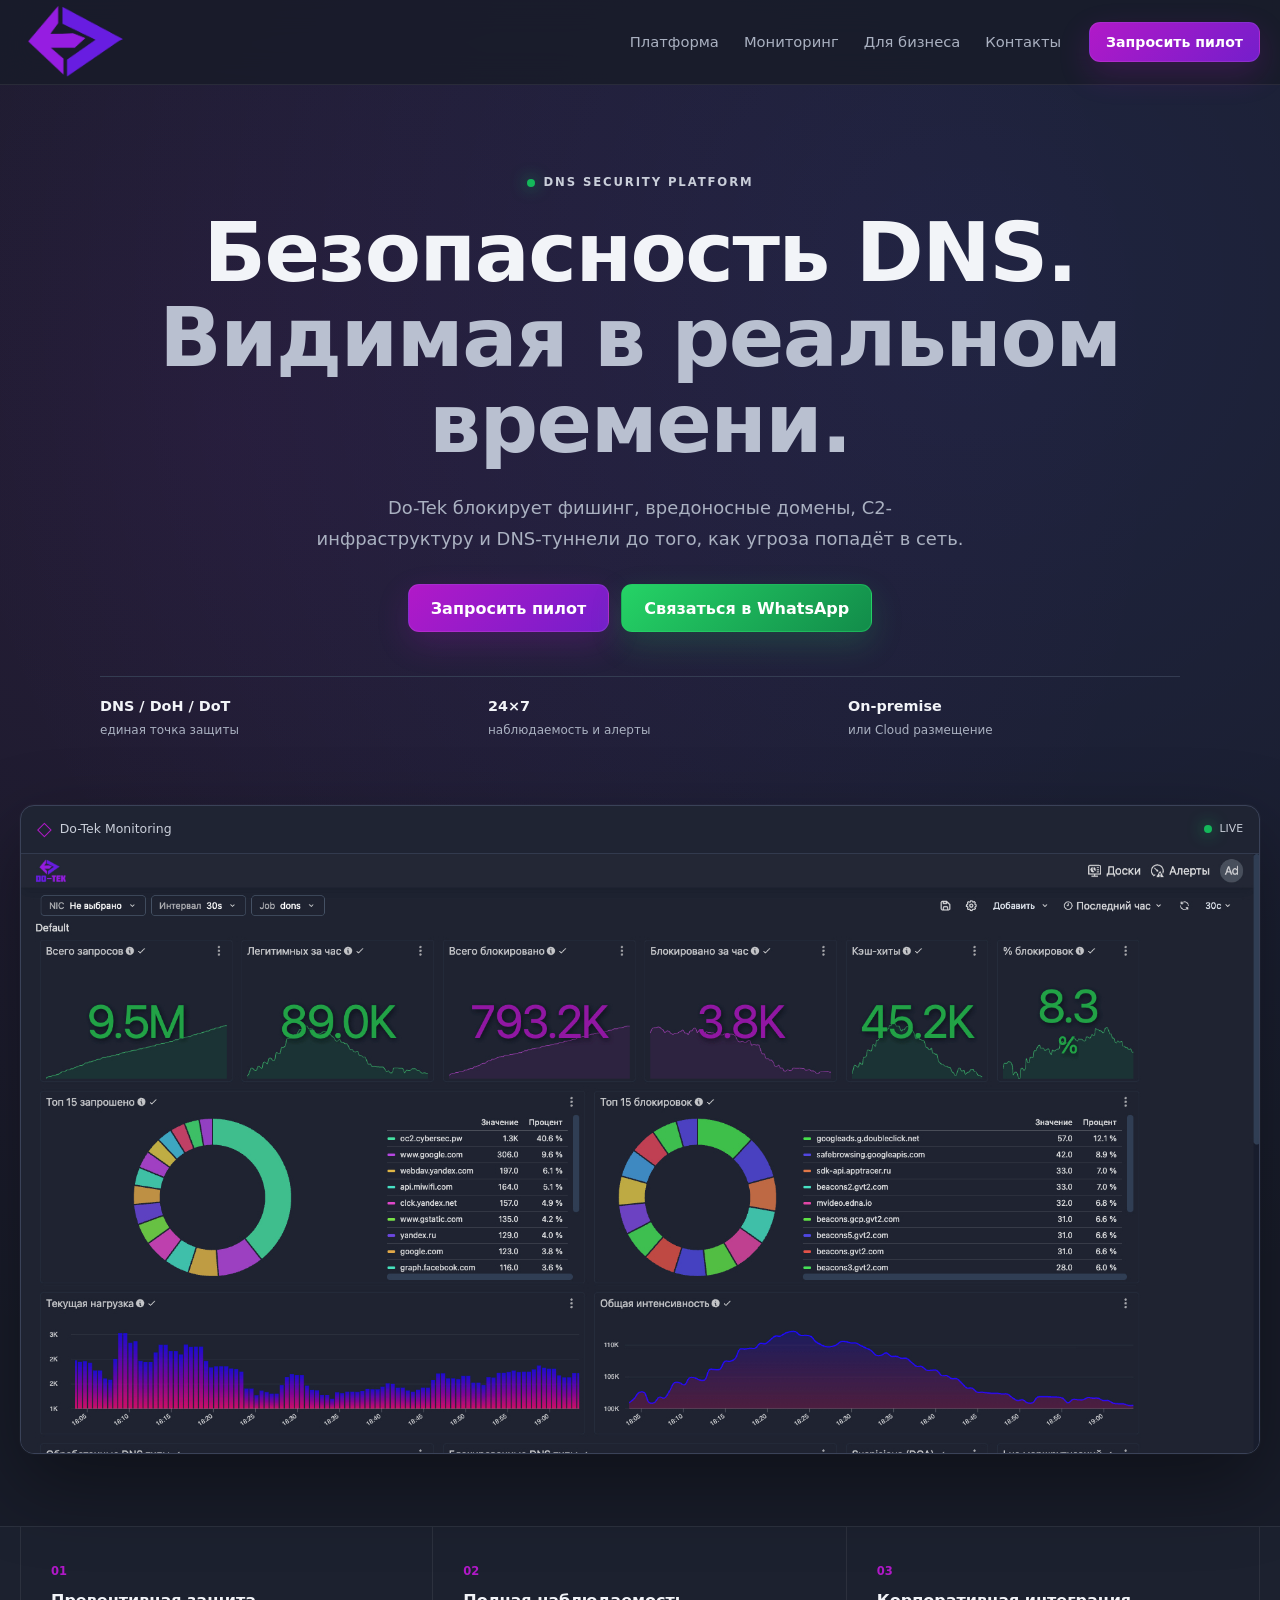
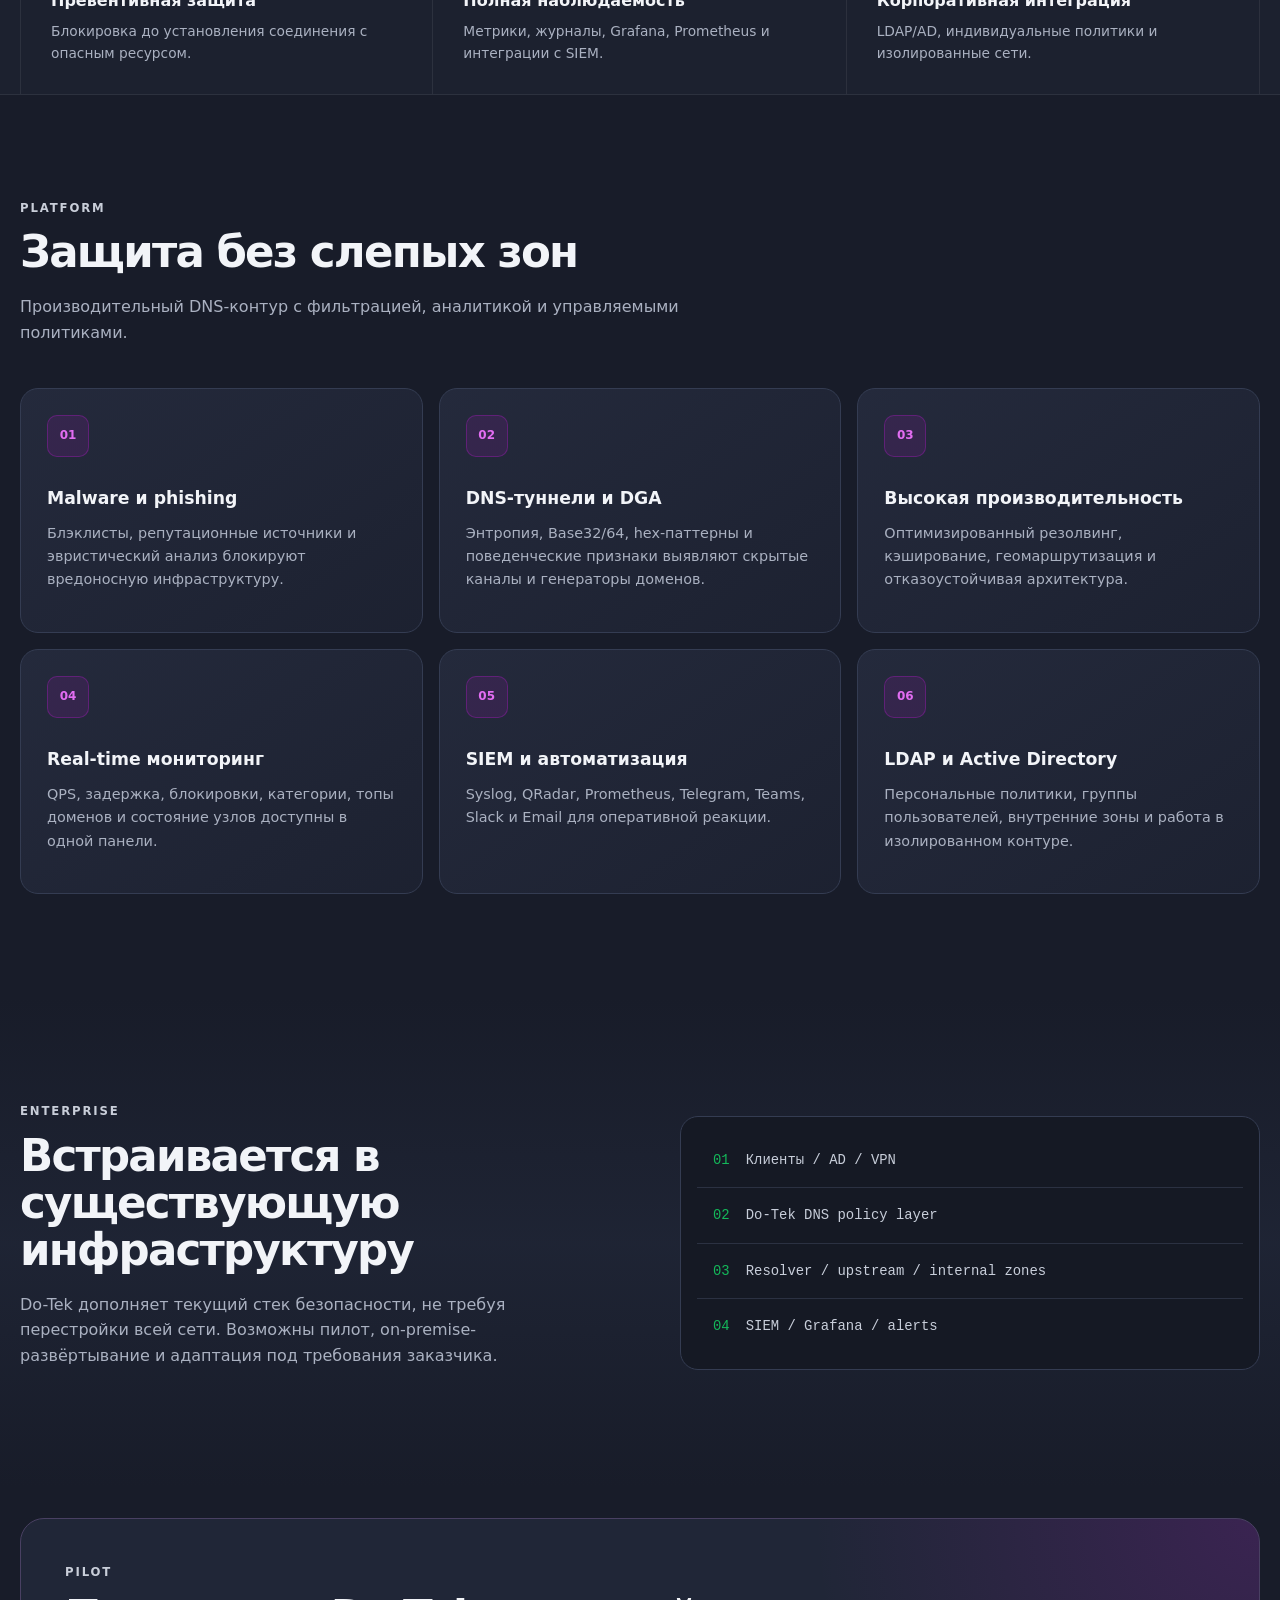
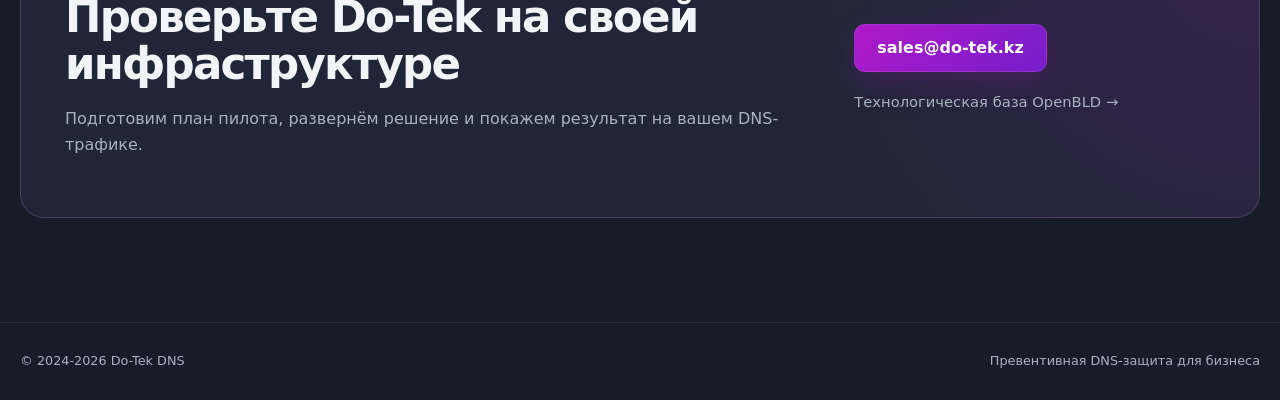
<file: index.html>
<!doctype html>
<html lang="ru">
<head>
  <meta charset="utf-8">
  <meta name="viewport" content="width=device-width, initial-scale=1, viewport-fit=cover">
  <meta name="color-scheme" content="dark">
  <meta name="theme-color" content="#1f2433">
  <title>Do-Tek DNS — превентивная DNS-защита</title>
  <meta name="description" content="Do-Tek DNS защищает организации от фишинга, вредоносных доменов, C2-инфраструктуры и DNS-туннелей. Мониторинг, DoH/DoT, SIEM и корпоративное внедрение.">
  <meta name="robots" content="index,follow">
  <meta property="og:title" content="Do-Tek DNS — превентивная DNS-защита">
  <meta property="og:description" content="Защита DNS, мониторинг, DoH/DoT, SIEM и корпоративное внедрение.">
  <meta property="og:type" content="website">
  <meta property="og:url" content="https://do-tek.io/">
  <meta property="og:image" content="https://do-tek.io/assets/dashboard.jpg">
  <link rel="canonical" href="https://do-tek.io/">
  <link rel="icon" href="./favicon.ico" sizes="any">
  <link rel="icon" type="image/png" href="./favicon.png">
  <link rel="stylesheet" href="./assets/site.css">
  <script>
    // Одноразовая зачистка старого PWA. Ошибки намеренно игнорируются.
    (() => {
      if ('serviceWorker' in navigator) {
        navigator.serviceWorker.getRegistrations().then(items =>
          Promise.all(items.map(item => item.unregister()))
        ).catch(() => {});
      }
      if ('caches' in window) {
        caches.keys().then(keys => Promise.all(keys.map(key => caches.delete(key)))).catch(() => {});
      }
    })();
  </script>
</head>
<body>
  <a class="skip-link" href="#content">Перейти к содержимому</a>

  <header class="topbar">
    <div class="container nav-wrap">
      <a class="brand" href="./" aria-label="Do-Tek — главная">
        <img src="./assets/logo.png" width="112" height="44" alt="Do-Tek">
      </a>
      <nav class="nav" aria-label="Основная навигация">
        <a href="#platform">Платформа</a>
        <a href="#monitoring">Мониторинг</a>
        <a href="#business">Для бизнеса</a>
        <a href="#contact">Контакты</a>
      </nav>
      <a class="button button-small" href="mailto:sales@do-tek.kz?cc=ak@do-tek.kz&cc=ev@do-tek.kz&subject=Запрос%20пилота%20Do-Tek%20DNS">Запросить пилот</a>
    </div>
  </header>

  <main id="content">
    <section class="hero">
  <div class="container hero-stack">
    <div class="hero-copy">
      <div class="eyebrow">
        <span class="status-dot"></span>
        DNS SECURITY PLATFORM
      </div>

      <h1>
        Безопасность DNS.<br>
        <span>Видимая в реальном времени.</span>
      </h1>

      <p class="lead">
        Do-Tek блокирует фишинг, вредоносные домены, C2-инфраструктуру
        и DNS-туннели до того, как угроза попадёт в сеть.
      </p>

      <div class="hero-actions">
        <a
          class="button"
          href="mailto:sales@do-tek.kz?cc=ak@do-tek.kz&cc=ev@do-tek.kz&subject=Запрос%20пилота%20Do-Tek%20DNS"
        >
          Запросить пилот
        </a>

        <a
          class="button button-whatsapp"
          target="_blank"
          rel="noopener noreferrer"
          href="https://api.whatsapp.com/send?phone=77015274962"
        >
          Связаться в WhatsApp
        </a>
      </div>

      <ul class="quick-facts" aria-label="Ключевые возможности">
        <li>
          <strong>DNS / DoH / DoT</strong>
          <span>единая точка защиты</span>
        </li>
        <li>
          <strong>24×7</strong>
          <span>наблюдаемость и алерты</span>
        </li>
        <li>
          <strong>On-premise</strong>
          <span>или Cloud размещение</span>
        </li>
      </ul>
    </div>

    <div class="dashboard-shell" id="monitoring">
      <div class="window-bar">
        <div class="window-title">
          <span class="mini-logo">◇</span>
          Do-Tek Monitoring
        </div>

        <div class="window-status">
          <span class="status-dot"></span>
          LIVE
        </div>
      </div>

      <img
        src="./assets/dashboard.jpg"
        width="1786"
        height="864"
        fetchpriority="high"
        alt="Панель мониторинга Do-Tek DNS с количеством запросов, блокировок, кэш-хитов и графиками нагрузки"
      >
    </div>
  </div>
</section>

    <section class="metrics-strip" aria-label="Преимущества">
      <div class="container metrics-grid">
        <div><span>01</span><strong>Превентивная защита</strong><p>Блокировка до установления соединения с опасным ресурсом.</p></div>
        <div><span>02</span><strong>Полная наблюдаемость</strong><p>Метрики, журналы, Grafana, Prometheus и интеграции с SIEM.</p></div>
        <div><span>03</span><strong>Корпоративная интеграция</strong><p>LDAP/AD, индивидуальные политики и изолированные сети.</p></div>
      </div>
    </section>

    <section class="section" id="platform">
      <div class="container">
        <div class="section-heading">
          <div class="eyebrow">PLATFORM</div>
          <h2>Защита без слепых зон</h2>
          <p>Производительный DNS-контур с фильтрацией, аналитикой и управляемыми политиками.</p>
        </div>
        <div class="cards">
          <article class="card"><div class="card-icon">01</div><h3>Malware и phishing</h3><p>Блэклисты, репутационные источники и эвристический анализ блокируют вредоносную инфраструктуру.</p></article>
          <article class="card"><div class="card-icon">02</div><h3>DNS-туннели и DGA</h3><p>Энтропия, Base32/64, hex-паттерны и поведенческие признаки выявляют скрытые каналы и генераторы доменов.</p></article>
          <article class="card"><div class="card-icon">03</div><h3>Высокая производительность</h3><p>Оптимизированный резолвинг, кэширование, геомаршрутизация и отказоустойчивая архитектура.</p></article>
          <article class="card"><div class="card-icon">04</div><h3>Real-time мониторинг</h3><p>QPS, задержка, блокировки, категории, топы доменов и состояние узлов доступны в одной панели.</p></article>
          <article class="card"><div class="card-icon">05</div><h3>SIEM и автоматизация</h3><p>Syslog, QRadar, Prometheus, Telegram, Teams, Slack и Email для оперативной реакции.</p></article>
          <article class="card"><div class="card-icon">06</div><h3>LDAP и Active Directory</h3><p>Персональные политики, группы пользователей, внутренние зоны и работа в изолированном контуре.</p></article>
        </div>
      </div>
    </section>

    <section class="section business" id="business">
      <div class="container business-grid">
        <div>
          <div class="eyebrow">ENTERPRISE</div>
          <h2>Встраивается в существующую инфраструктуру</h2>
          <p>Do-Tek дополняет текущий стек безопасности, не требуя перестройки всей сети. Возможны пилот, on-premise-развёртывание и адаптация под требования заказчика.</p>
        </div>
        <div class="terminal-card" aria-label="Схема интеграции">
          <div><span>01</span> Клиенты / AD / VPN</div>
          <div><span>02</span> Do-Tek DNS policy layer</div>
          <div><span>03</span> Resolver / upstream / internal zones</div>
          <div><span>04</span> SIEM / Grafana / alerts</div>
        </div>
      </div>
    </section>

    <section class="section cta" id="contact">
      <div class="container cta-box">
        <div><div class="eyebrow">PILOT</div><h2>Проверьте Do-Tek на своей инфраструктуре</h2><p>Подготовим план пилота, развернём решение и покажем результат на вашем DNS-трафике.</p></div>
        <div class="cta-actions"><a class="button" href="mailto:sales@do-tek.kz?cc=ak@do-tek.kz&cc=ev@do-tek.kz&subject=Запрос%20пилота%20Do-Tek%20DNS">sales@do-tek.kz</a><a class="text-link" href="https://openbld.net" target="_blank" rel="noopener noreferrer">Технологическая база OpenBLD →</a></div>
      </div>
    </section>
  </main>

  <footer>
    <div class="container footer-grid">
      <div>© <span id="year">2024-2026</span> Do-Tek DNS</div>
      <div>Превентивная DNS-защита для бизнеса</div>
    </div>
  </footer>
  <script>document.getElementById('year').textContent = '2024-' + new Date().getFullYear();</script>
</body>
</html>
</file>
<file: assets/site.css>
:root {
  --bg: #181c29;
  --bg2: #1e2332;
  --panel: #202637;
  --panel2: #252b3d;
  --line: #343c52;
  --text: #f2f4f8;
  --muted: #aab1c1;
  --green: #14b85a;
  --purple: #b119c8;
  --blue: #5965ff;
  --max: 1240px;
  --radius: 18px;
}

*,
*::before,
*::after {
  box-sizing: border-box;
}

html {
  scroll-behavior: smooth;
  background: var(--bg);
}

body {
  margin: 0;
  min-width: 320px;
  overflow-x: hidden;

  font-family:
    Inter,
    ui-sans-serif,
    system-ui,
    -apple-system,
    BlinkMacSystemFont,
    "Segoe UI",
    sans-serif;

  line-height: 1.6;
  color: var(--text);

  background:
    radial-gradient(
      circle at 75% 8%,
      rgba(89, 101, 255, 0.11),
      transparent 30%
    ),
    radial-gradient(
      circle at 18% 12%,
      rgba(177, 25, 200, 0.09),
      transparent 28%
    ),
    var(--bg);
}

img {
  display: block;
  max-width: 100%;
  height: auto;
}

a {
  color: inherit;
}

h1,
h2,
h3,
p {
  margin-top: 0;
}

.container {
  width: min(var(--max), calc(100% - 40px));
  margin-inline: auto;
}

/* Accessibility */

.skip-link {
  position: absolute;
  left: -9999px;
}

.skip-link:focus {
  left: 20px;
  top: 20px;
  z-index: 100;

  padding: 10px 14px;
  border-radius: 8px;

  color: #000;
  background: #fff;
}

/* Header */

.topbar {
  position: sticky;
  top: 0;
  z-index: 50;

  background: rgba(24, 28, 41, 0.88);
  border-bottom: 1px solid rgba(255, 255, 255, 0.07);
  backdrop-filter: blur(16px);
}

.nav-wrap {
  display: flex;
  align-items: center;
  gap: 28px;
  min-height: 72px;
}

.brand {
  display: flex;
  align-items: center;
  margin-right: auto;
}

.brand img {
  object-fit: contain;
}

.nav {
  display: flex;
  gap: 25px;
}

.nav a,
.text-link {
  color: var(--muted);
  text-decoration: none;
  font-size: 0.92rem;
}

.nav a:hover,
.text-link:hover {
  color: #fff;
}

/* Buttons */

.button {
  display: inline-flex;
  align-items: center;
  justify-content: center;

  min-height: 48px;
  padding: 0 22px;

  border: 1px solid rgba(255, 255, 255, 0.08);
  border-radius: 11px;

  color: #fff;
  background: linear-gradient(135deg, var(--purple), #751ecb);
  box-shadow: 0 12px 32px rgba(177, 25, 200, 0.2);

  text-decoration: none;
  font-weight: 750;

  transition:
    transform 0.2s,
    filter 0.2s;
}

.button:hover {
  transform: translateY(-2px);
  filter: brightness(1.12);
}

.button-small {
  min-height: 40px;
  padding-inline: 16px;
  font-size: 0.88rem;
}

.button-ghost {
  background: var(--panel2);
  box-shadow: none;
  border-color: var(--line);
}

/* Hero */

.hero {
  padding: 88px 0 72px;
}

.hero-stack {
  display: flex;
  flex-direction: column;
  align-items: center;
  width: 100%;
}

.hero-copy {
  position: relative;
  z-index: 2;

  display: flex;
  flex-direction: column;
  align-items: center;

  width: 100%;
  max-width: 1120px;
  margin: 0 auto;

  text-align: center;
}

.eyebrow {
  display: flex;
  align-items: center;
  gap: 9px;

  color: #c9ced9;
  font-size: 0.73rem;
  font-weight: 800;
  letter-spacing: 0.16em;
}

.hero-copy .eyebrow {
  justify-content: center;
}

.status-dot {
  display: inline-block;
  flex: 0 0 auto;

  width: 8px;
  height: 8px;

  border-radius: 50%;
  background: var(--green);
  box-shadow: 0 0 16px rgba(20, 184, 90, 0.85);
}

h1 {
  max-width: 1120px;
  margin: 18px auto 26px;

  font-size: clamp(3rem, 6.4vw, 5.8rem);
  line-height: 1.04;
  letter-spacing: -0.018em;

  text-wrap: balance;
}

h1 span {
  color: #b9c0d0;
}

h2 {
  margin: 12px 0 18px;

  font-size: clamp(2rem, 3.4vw, 3.6rem);
  line-height: 1.08;
  letter-spacing: -0.04em;
}

.lead {
  max-width: 760px;
  margin: 0 auto;

  color: var(--muted);
  font-size: 1.12rem;
  line-height: 1.75;

  text-wrap: balance;
}

.hero-actions {
  display: flex;
  flex-wrap: wrap;
  justify-content: center;
  gap: 12px;

  margin: 30px 0 0;
}

/* Hero facts */

.quick-facts {
  display: grid;
  grid-template-columns: repeat(3, minmax(0, 1fr));

  width: 100%;
  max-width: 1080px;

  margin: 44px auto 0;
  padding: 0;

  list-style: none;
  text-align: left;
}

.quick-facts li {
  min-width: 0;
  padding: 18px 28px 0;

  border-top: 1px solid var(--line);
}

.quick-facts li:first-child {
  padding-left: 0;
}

.quick-facts li:last-child {
  padding-right: 0;
}

.quick-facts strong,
.quick-facts span {
  display: block;
}

.quick-facts strong {
  font-size: 0.9rem;
}

.quick-facts span {
  margin-top: 3px;

  color: var(--muted);
  font-size: 0.75rem;
}

/*
 * Отдельный гарантированный промежуток.
 * Панель остаётся в обычном потоке документа.
 */
.dashboard-shell {
  position: relative;
  z-index: 1;

  width: 100%;
  max-width: 1240px;

  margin: 64px auto 0;

  overflow: hidden;

  border: 1px solid #3a4258;
  border-radius: 14px;

  background: #1f2433;

  box-shadow:
    0 30px 80px rgba(0, 0, 0, 0.38),
    0 0 0 1px rgba(255, 255, 255, 0.025);

  transform: none;
}

.window-bar {
  display: flex;
  align-items: center;
  justify-content: space-between;

  height: 48px;
  padding: 0 16px;

  border-bottom: 1px solid #323a4e;

  color: #c9ced9;
  font-size: 0.78rem;
}

.window-title {
  display: flex;
  align-items: center;
  gap: 8px;
}

.mini-logo {
  color: var(--purple);
  font-size: 1.2rem;
}

.window-status {
  display: flex;
  align-items: center;
  gap: 7px;

  font-size: 0.68rem;
}

.dashboard-shell img {
  width: 100%;
  height: auto;

  aspect-ratio: 1786 / 864;
  object-fit: cover;
}

/* Metrics */

.metrics-strip {
  border-block: 1px solid rgba(255, 255, 255, 0.07);
  background: rgba(30, 35, 50, 0.72);
}

.metrics-grid {
  display: grid;
  grid-template-columns: repeat(3, 1fr);
}

.metrics-grid > div {
  padding: 30px;
  border-right: 1px solid rgba(255, 255, 255, 0.07);
}

.metrics-grid > div:first-child {
  border-left: 1px solid rgba(255, 255, 255, 0.07);
}

.metrics-grid span {
  color: var(--purple);
  font-size: 0.72rem;
  font-weight: 800;
}

.metrics-grid strong {
  display: block;
  margin: 6px 0;
  font-size: 1rem;
}

.metrics-grid p {
  margin: 0;
  color: var(--muted);
  font-size: 0.86rem;
}

/* Sections */

.section {
  padding: 104px 0;
}

.section-heading {
  max-width: 700px;
  margin-bottom: 42px;
}

.section-heading > p,
.business p,
.cta p {
  color: var(--muted);
}

/* Cards */

.cards {
  display: grid;
  grid-template-columns: repeat(3, 1fr);
  gap: 16px;
}

.card {
  min-height: 240px;
  padding: 26px;

  border: 1px solid var(--line);
  border-radius: var(--radius);

  background:
    linear-gradient(
      145deg,
      rgba(37, 43, 61, 0.95),
      rgba(29, 34, 49, 0.95)
    );

  transition:
    transform 0.22s,
    border-color 0.22s;
}

.card:hover {
  transform: translateY(-4px);
  border-color: var(--blue);
}

.card-icon {
  display: grid;
  place-items: center;

  width: 42px;
  height: 42px;

  border: 1px solid rgba(177, 25, 200, 0.35);
  border-radius: 10px;

  color: #e26df2;
  background: rgba(177, 25, 200, 0.13);

  font-size: 0.75rem;
  font-weight: 800;
}

.card h3 {
  margin: 28px 0 10px;
  font-size: 1.08rem;
}

.card p {
  color: var(--muted);
  font-size: 0.9rem;
}

/* Business */

.business {
  background:
    linear-gradient(
      180deg,
      transparent,
      rgba(32, 38, 55, 0.78),
      transparent
    );
}

.business-grid {
  display: grid;
  grid-template-columns: 1fr 1fr;
  align-items: center;
  gap: 80px;
}

.terminal-card {
  padding: 16px;

  border: 1px solid var(--line);
  border-radius: var(--radius);

  background: #151924;
}

.terminal-card div {
  display: flex;
  gap: 16px;

  padding: 16px;

  border-bottom: 1px solid #2b3142;

  color: #c8ceda;
  font-family:
    ui-monospace,
    SFMono-Regular,
    Menlo,
    monospace;
  font-size: 0.87rem;
}

.terminal-card div:last-child {
  border-bottom: 0;
}

.terminal-card span {
  color: var(--green);
}

/* CTA */

.cta {
  padding-top: 30px;
}

.cta-box {
  display: grid;
  grid-template-columns: 1.35fr 0.65fr;
  align-items: center;
  gap: 40px;

  padding: 44px;

  border: 1px solid #494062;
  border-radius: 24px;

  background:
    radial-gradient(
      circle at right top,
      rgba(177, 25, 200, 0.18),
      transparent 35%
    ),
    var(--panel);
}

.cta-actions {
  display: flex;
  flex-direction: column;
  align-items: flex-start;
  gap: 18px;
}

/* Footer */

footer {
  padding: 28px 0;

  border-top: 1px solid rgba(255, 255, 255, 0.07);

  color: var(--muted);
  font-size: 0.8rem;
}

.footer-grid {
  display: flex;
  justify-content: space-between;
  gap: 20px;
}

/* Tablet */

@media (max-width: 1000px) {
  .nav {
    display: none;
  }

  .dashboard-shell {
    max-width: 900px;
  }

  .cards {
    grid-template-columns: repeat(2, 1fr);
  }

  .business-grid {
    gap: 40px;
  }

  .cta-box {
    grid-template-columns: 1fr;
  }
}

/* Mobile */

@media (max-width: 680px) {
  .container {
    width: min(calc(100% - 28px), var(--max));
  }

  .topbar .button-small {
    display: none;
  }

  .nav-wrap {
    min-height: 62px;
  }

  .hero {
    padding: 60px 0 48px;
  }

  h1 {
    font-size: clamp(2.5rem, 12vw, 4rem);
    line-height: 1.04;
    letter-spacing: -0.012em;
  }

  .lead {
    font-size: 1rem;
    line-height: 1.65;
  }

  .hero-actions {
    width: 100%;
    flex-direction: column;
  }

  .hero-actions .button {
    width: 100%;
  }

  .quick-facts {
    grid-template-columns: 1fr;
    margin-top: 36px;
    text-align: center;
  }

  .quick-facts li,
  .quick-facts li:first-child,
  .quick-facts li:last-child {
    padding: 18px 0;
  }

  .quick-facts li + li {
    border-top: 1px solid var(--line);
  }

  .dashboard-shell {
    width: 100%;
    margin-top: 40px;
  }

  .window-bar {
    height: 44px;
    padding-inline: 12px;
  }

  .metrics-grid,
  .cards,
  .business-grid {
    grid-template-columns: 1fr;
  }

  .metrics-grid > div,
  .metrics-grid > div:first-child {
    border-left: 0;
    border-right: 0;
    border-bottom: 1px solid rgba(255, 255, 255, 0.07);
  }

  .section {
    padding: 72px 0;
  }

  .cta-box {
    padding: 28px;
  }

  .footer-grid {
    display: block;
  }

  .footer-grid div + div {
    margin-top: 8px;
  }
}

/* Reduced motion */

@media (prefers-reduced-motion: reduce) {
  html {
    scroll-behavior: auto;
  }

  .button,
  .card {
    transition: none;
  }
}

/* Tuned elements */
#monitoring {
  scroll-margin-top: 220px;
}

/* Whatsapp */
.button-whatsapp {
  background: linear-gradient(135deg, #25d366, #128c4a);
  border-color: rgba(37, 211, 102, 0.45);
  box-shadow: 0 12px 32px rgba(37, 211, 102, 0.18);
}

.button-whatsapp:hover {
  filter: brightness(1.1);
  box-shadow: 0 14px 38px rgba(37, 211, 102, 0.26);
}
</file>
